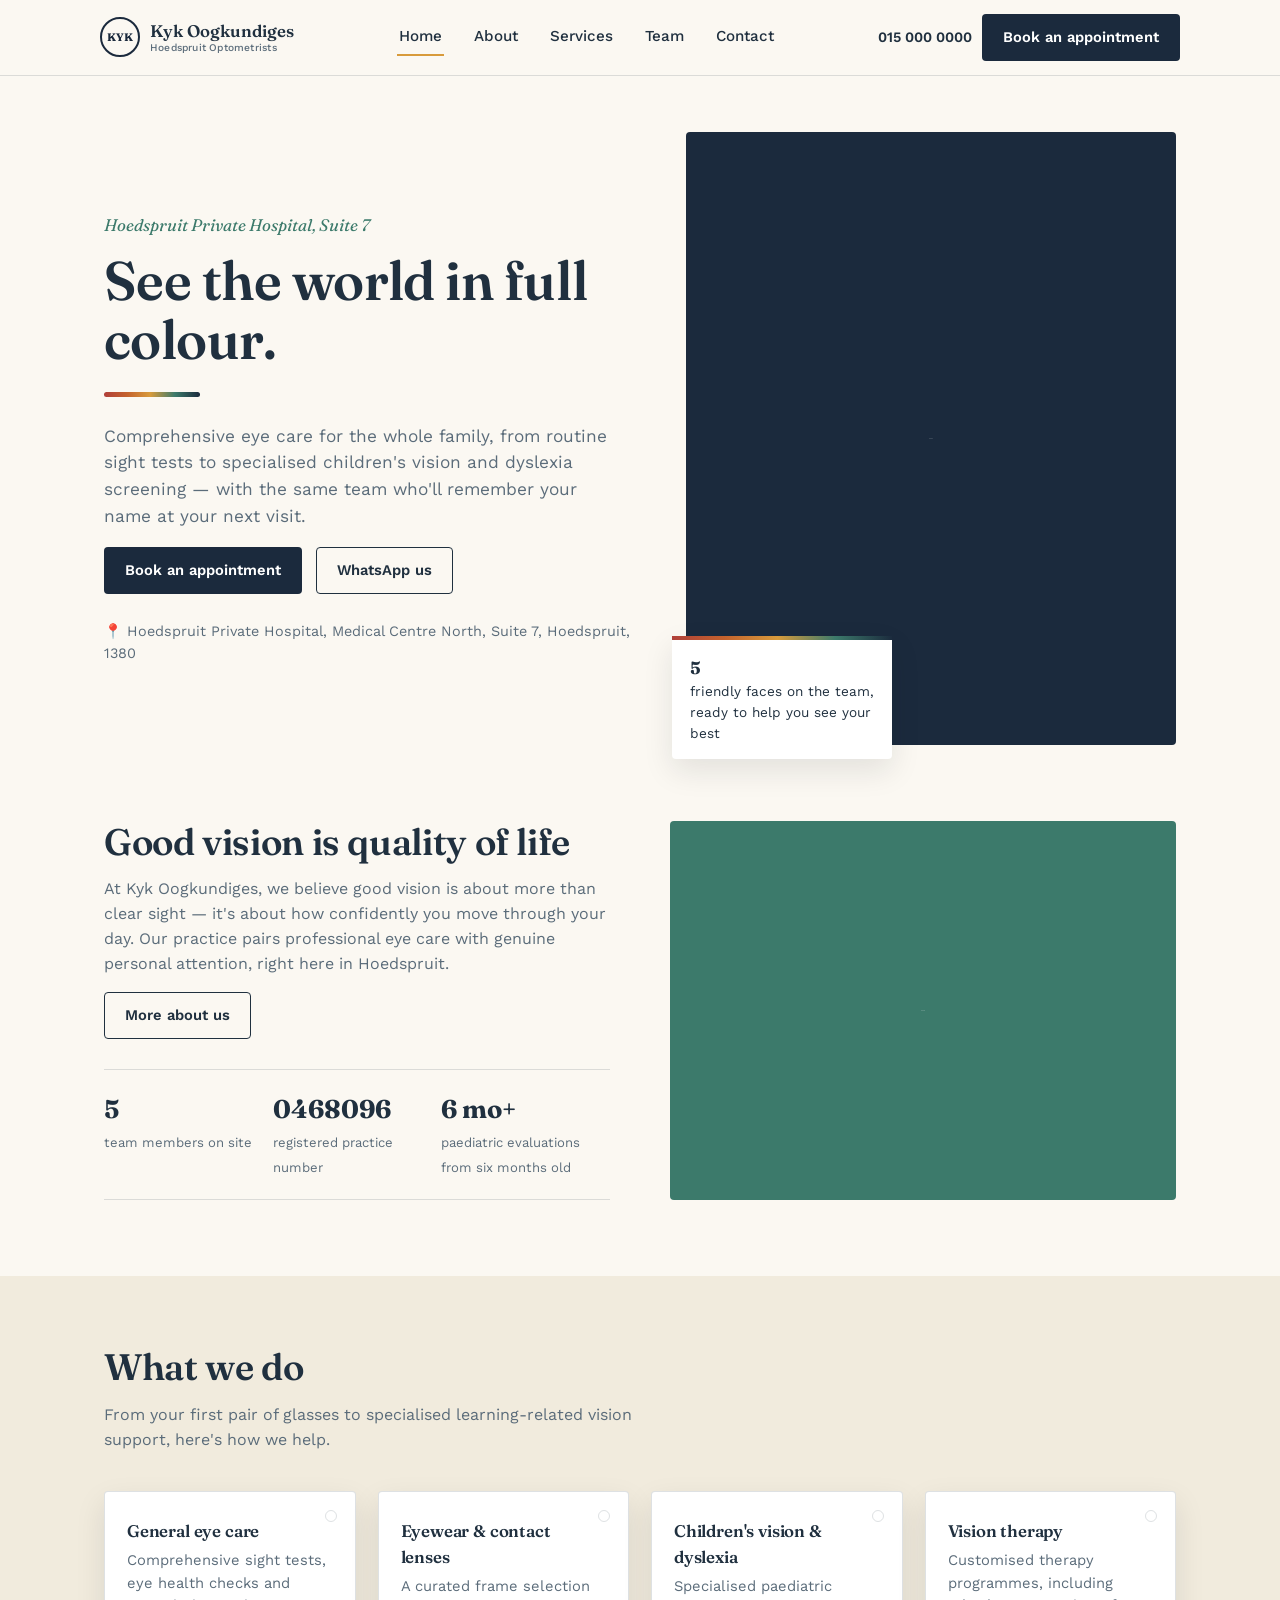
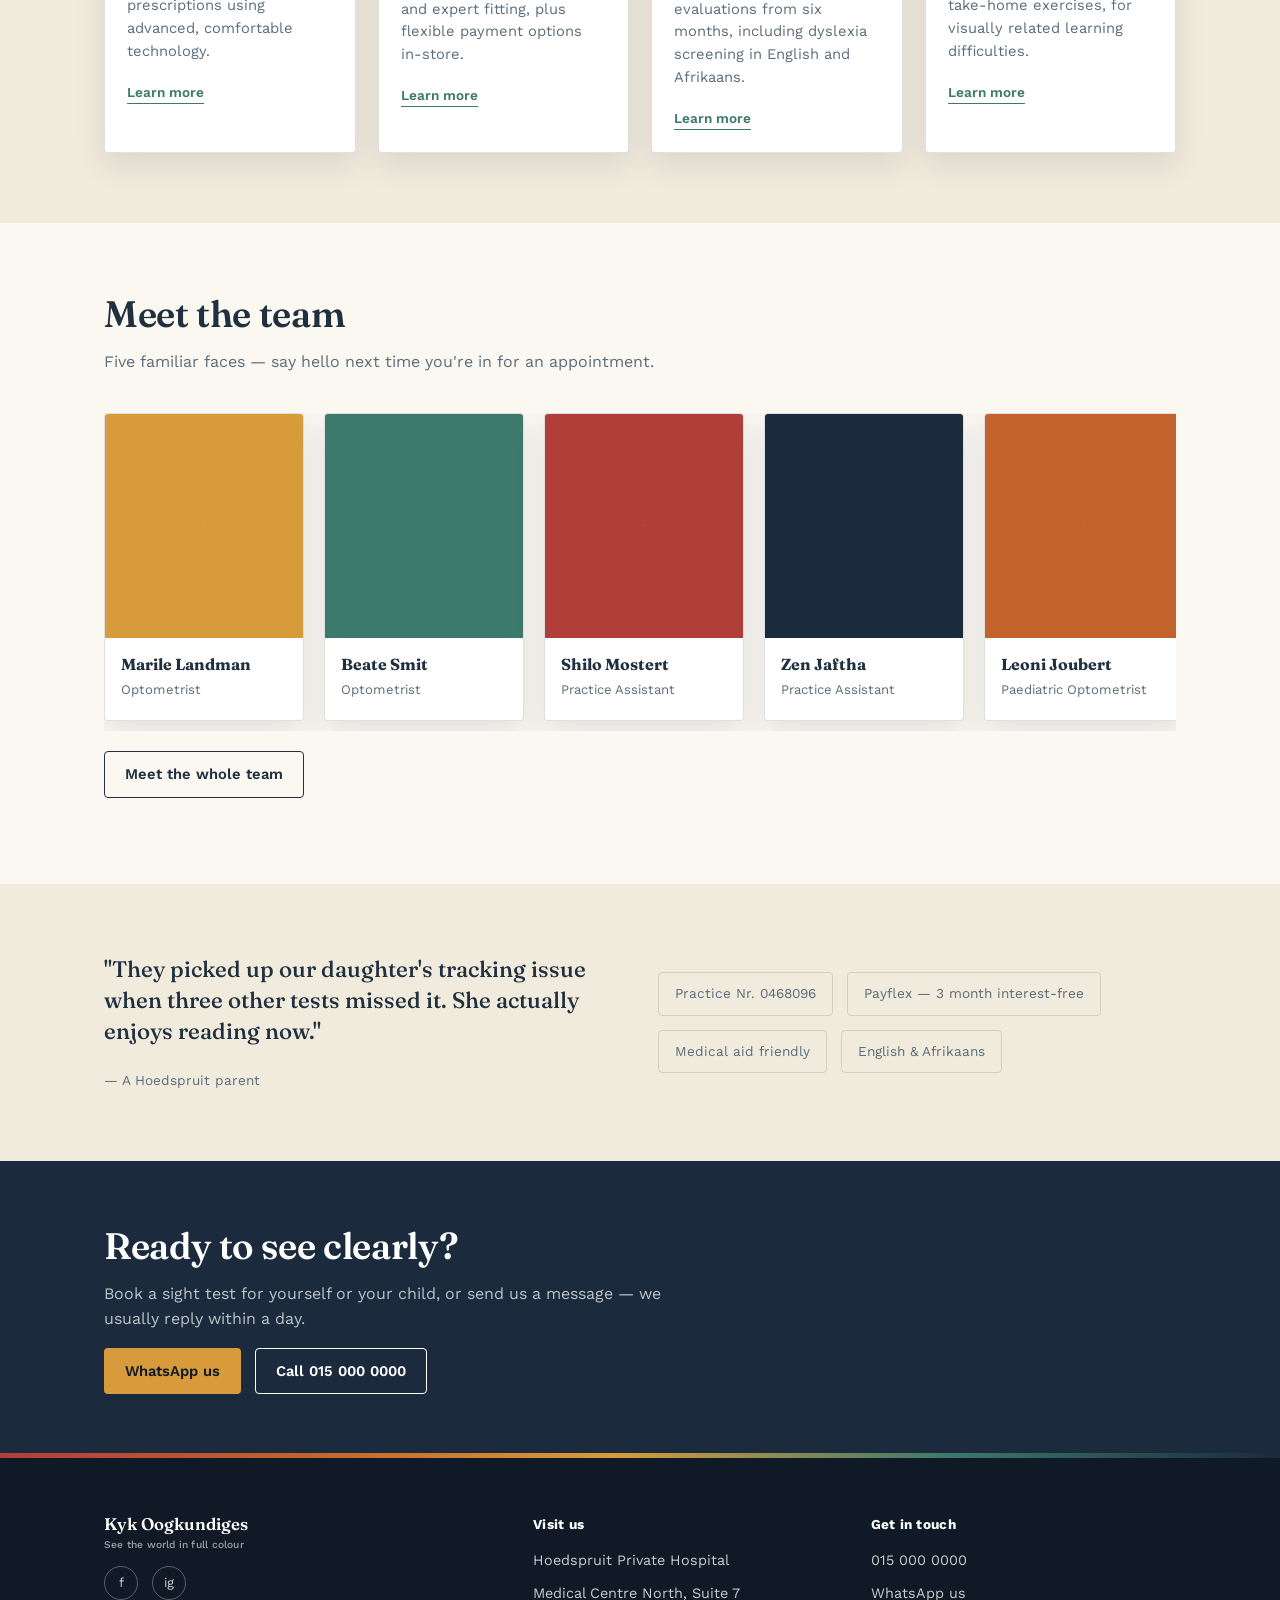
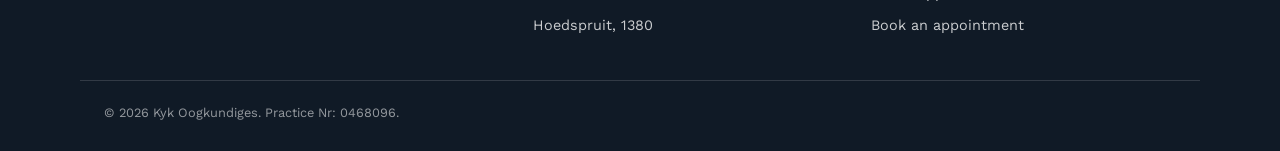
<file: index.html>
<!DOCTYPE html>
<html lang="en">
<head>
<meta charset="UTF-8">
<meta name="viewport" content="width=device-width, initial-scale=1.0">
<title>Kyk Oogkundiges — Optometrists in Hoedspruit</title>
<meta name="description" content="Comprehensive eye care for the whole family in Hoedspruit — routine sight tests, eyewear, contact lenses, and specialised children's vision and dyslexia screening.">
<link rel="icon" href="data:image/svg+xml,<svg xmlns=%22http://www.w3.org/2000/svg%22 viewBox=%220 0 100 100%22><text y=%22.9em%22 font-size=%2290%22>👓</text></svg>">
<link rel="preconnect" href="https://fonts.googleapis.com">
<link rel="preconnect" href="https://fonts.gstatic.com" crossorigin>
<link href="https://fonts.googleapis.com/css2?family=Fraunces:opsz,wght@9..144,400;9..144,500;9..144,600;9..144,700&family=Work+Sans:wght@400;500;600;700&display=swap" rel="stylesheet">
<link rel="stylesheet" href="assets/css/styles.css">
</head>
<body>

<header>
  <div class="nav-row">
    <a class="brand" href="index.html">
      <span class="brand-mark">KYK</span>
      <span class="brand-text">Kyk Oogkundiges<span>Hoedspruit Optometrists</span></span>
    </a>
    <nav class="links">
      <a href="index.html" class="active">Home</a>
      <a href="about.html">About</a>
      <a href="services.html">Services</a>
      <a href="team.html">Team</a>
      <a href="contact.html">Contact</a>
    </nav>
    <div class="header-actions">
      <a class="phone-link" href="tel:+27000000000">015 000 0000</a>
      <a class="btn btn-primary" href="contact.html">Book an appointment</a>
      <button class="menu-toggle" aria-label="Open menu" aria-expanded="false" id="menuToggle">
        <span></span><span></span><span></span>
      </button>
    </div>
  </div>
  <div class="mobile-panel" id="mobilePanel">
    <a class="btn btn-primary" href="contact.html">Book an appointment</a>
    <a href="index.html">Home</a>
    <a href="about.html">About</a>
    <a href="services.html">Services</a>
    <a href="team.html">Team</a>
    <a href="contact.html">Contact</a>
  </div>
</header>

<main>

  <!-- HERO -->
  <section class="hero">
    <div class="wrap hero-grid">
      <div class="hero-copy">
        <div class="kicker">Hoedspruit Private Hospital, Suite 7</div>
        <h1>See the world in full colour.</h1>
        <div class="spectrum-bar" role="presentation"></div>
        <p class="lead">Comprehensive eye care for the whole family, from routine sight tests to specialised children's vision and dyslexia screening — with the same team who'll remember your name at your next visit.</p>
        <div class="hero-cta">
          <a class="btn btn-primary" href="contact.html">Book an appointment</a>
          <a class="btn btn-outline" href="https://wa.me/27000000000" target="_blank" rel="noopener">WhatsApp us</a>
        </div>
        <div class="hero-loc">📍 Hoedspruit Private Hospital, Medical Centre North, Suite 7, Hoedspruit, 1380</div>
      </div>
      <div class="hero-img-wrap">
        <img src="assets/img/hero-practice.svg" alt="Optometrist fitting a patient with new eyewear frames in the practice">
        <div class="hero-img-tag"><strong>5</strong>friendly faces on the team, ready to help you see your best</div>
      </div>
    </div>
  </section>

  <!-- ABOUT TEASER -->
  <section class="about">
    <div class="wrap about-grid">
      <div>
        <h2>Good vision is quality of life</h2>
        <p>At Kyk Oogkundiges, we believe good vision is about more than clear sight — it's about how confidently you move through your day. Our practice pairs professional eye care with genuine personal attention, right here in Hoedspruit.</p>
        <a class="btn btn-outline" href="about.html">More about us</a>
        <div class="stat-row">
          <div class="stat"><b>5</b><span>team members on site</span></div>
          <div class="stat"><b>0468096</b><span>registered practice number</span></div>
          <div class="stat"><b>6 mo+</b><span>paediatric evaluations from six months old</span></div>
        </div>
      </div>
      <div>
        <img src="assets/img/about-storefront.svg" alt="Kyk Oogkundiges practice storefront in Hoedspruit" style="border-radius:4px;aspect-ratio:4/3;object-fit:cover;">
      </div>
    </div>
  </section>

  <!-- SERVICES TEASER -->
  <section class="bg-dim">
    <div class="wrap">
      <div class="section-head">
        <h2>What we do</h2>
        <p>From your first pair of glasses to specialised learning-related vision support, here's how we help.</p>
      </div>
      <div class="service-grid">
        <div class="service-card">
          <h3>General eye care</h3>
          <p>Comprehensive sight tests, eye health checks and prescriptions using advanced, comfortable technology.</p>
          <a class="more" href="services.html#general">Learn more</a>
        </div>
        <div class="service-card">
          <h3>Eyewear & contact lenses</h3>
          <p>A curated frame selection and expert fitting, plus flexible payment options in-store.</p>
          <a class="more" href="services.html#eyewear">Learn more</a>
        </div>
        <div class="service-card">
          <h3>Children's vision & dyslexia</h3>
          <p>Specialised paediatric evaluations from six months, including dyslexia screening in English and Afrikaans.</p>
          <a class="more" href="services.html#children">Learn more</a>
        </div>
        <div class="service-card">
          <h3>Vision therapy</h3>
          <p>Customised therapy programmes, including take-home exercises, for visually related learning difficulties.</p>
          <a class="more" href="services.html#therapy">Learn more</a>
        </div>
      </div>
    </div>
  </section>

  <!-- TEAM TEASER -->
  <section>
    <div class="wrap">
      <div class="section-head">
        <h2>Meet the team</h2>
        <p>Five familiar faces — say hello next time you're in for an appointment.</p>
      </div>
      <div class="team-scroll">
        <div class="team-card">
          <img src="assets/img/team-marile.svg" alt="Marile Landman">
          <div class="team-info"><b>Marile Landman</b><span>Optometrist</span></div>
        </div>
        <div class="team-card">
          <img src="assets/img/team-beate.svg" alt="Beate Smit">
          <div class="team-info"><b>Beate Smit</b><span>Optometrist</span></div>
        </div>
        <div class="team-card">
          <img src="assets/img/team-shilo.svg" alt="Shilo Mostert">
          <div class="team-info"><b>Shilo Mostert</b><span>Practice Assistant</span></div>
        </div>
        <div class="team-card">
          <img src="assets/img/team-zen.svg" alt="Zen Jaftha">
          <div class="team-info"><b>Zen Jaftha</b><span>Practice Assistant</span></div>
        </div>
        <div class="team-card">
          <img src="assets/img/team-leoni.svg" alt="Leoni Joubert">
          <div class="team-info"><b>Leoni Joubert</b><span>Paediatric Optometrist</span></div>
        </div>
      </div>
      <p style="margin-top:20px;"><a class="btn btn-outline" href="team.html">Meet the whole team</a></p>
    </div>
  </section>

  <!-- TRUST -->
  <section class="bg-dim">
    <div class="wrap trust">
      <div>
        <p class="quote">"They picked up our daughter's tracking issue when three other tests missed it. She actually enjoys reading now."</p>
        <div class="quote-attr">— A Hoedspruit parent</div>
      </div>
      <div class="badges">
        <div class="badge">Practice Nr. 0468096</div>
        <div class="badge">Payflex — 3 month interest-free</div>
        <div class="badge">Medical aid friendly</div>
        <div class="badge">English & Afrikaans</div>
      </div>
    </div>
  </section>

  <!-- CTA BAND -->
  <section class="cta-band">
    <div class="wrap">
      <h2>Ready to see clearly?</h2>
      <p>Book a sight test for yourself or your child, or send us a message — we usually reply within a day.</p>
      <div class="hero-cta">
        <a class="btn btn-primary" href="https://wa.me/27000000000" target="_blank" rel="noopener">WhatsApp us</a>
        <a class="btn btn-outline" href="tel:+27000000000">Call 015 000 0000</a>
      </div>
    </div>
  </section>

</main>

<footer>
  <div class="wrap foot-grid">
    <div>
      <span class="brand-text">Kyk Oogkundiges<span>See the world in full colour</span></span>
      <div class="social-row">
        <a href="#" aria-label="Facebook">f</a>
        <a href="#" aria-label="Instagram">ig</a>
      </div>
    </div>
    <div>
      <h4>Visit us</h4>
      <ul class="foot-links">
        <li>Hoedspruit Private Hospital</li>
        <li>Medical Centre North, Suite 7</li>
        <li>Hoedspruit, 1380</li>
      </ul>
    </div>
    <div>
      <h4>Get in touch</h4>
      <ul class="foot-links">
        <li><a href="tel:+27000000000">015 000 0000</a></li>
        <li><a href="https://wa.me/27000000000">WhatsApp us</a></li>
        <li><a href="contact.html">Book an appointment</a></li>
      </ul>
    </div>
  </div>
  <div class="wrap foot-bottom">
    <span>© 2026 Kyk Oogkundiges. Practice Nr: 0468096.</span>
  </div>
</footer>

<script src="assets/js/main.js"></script>
</body>
</html>
</file>
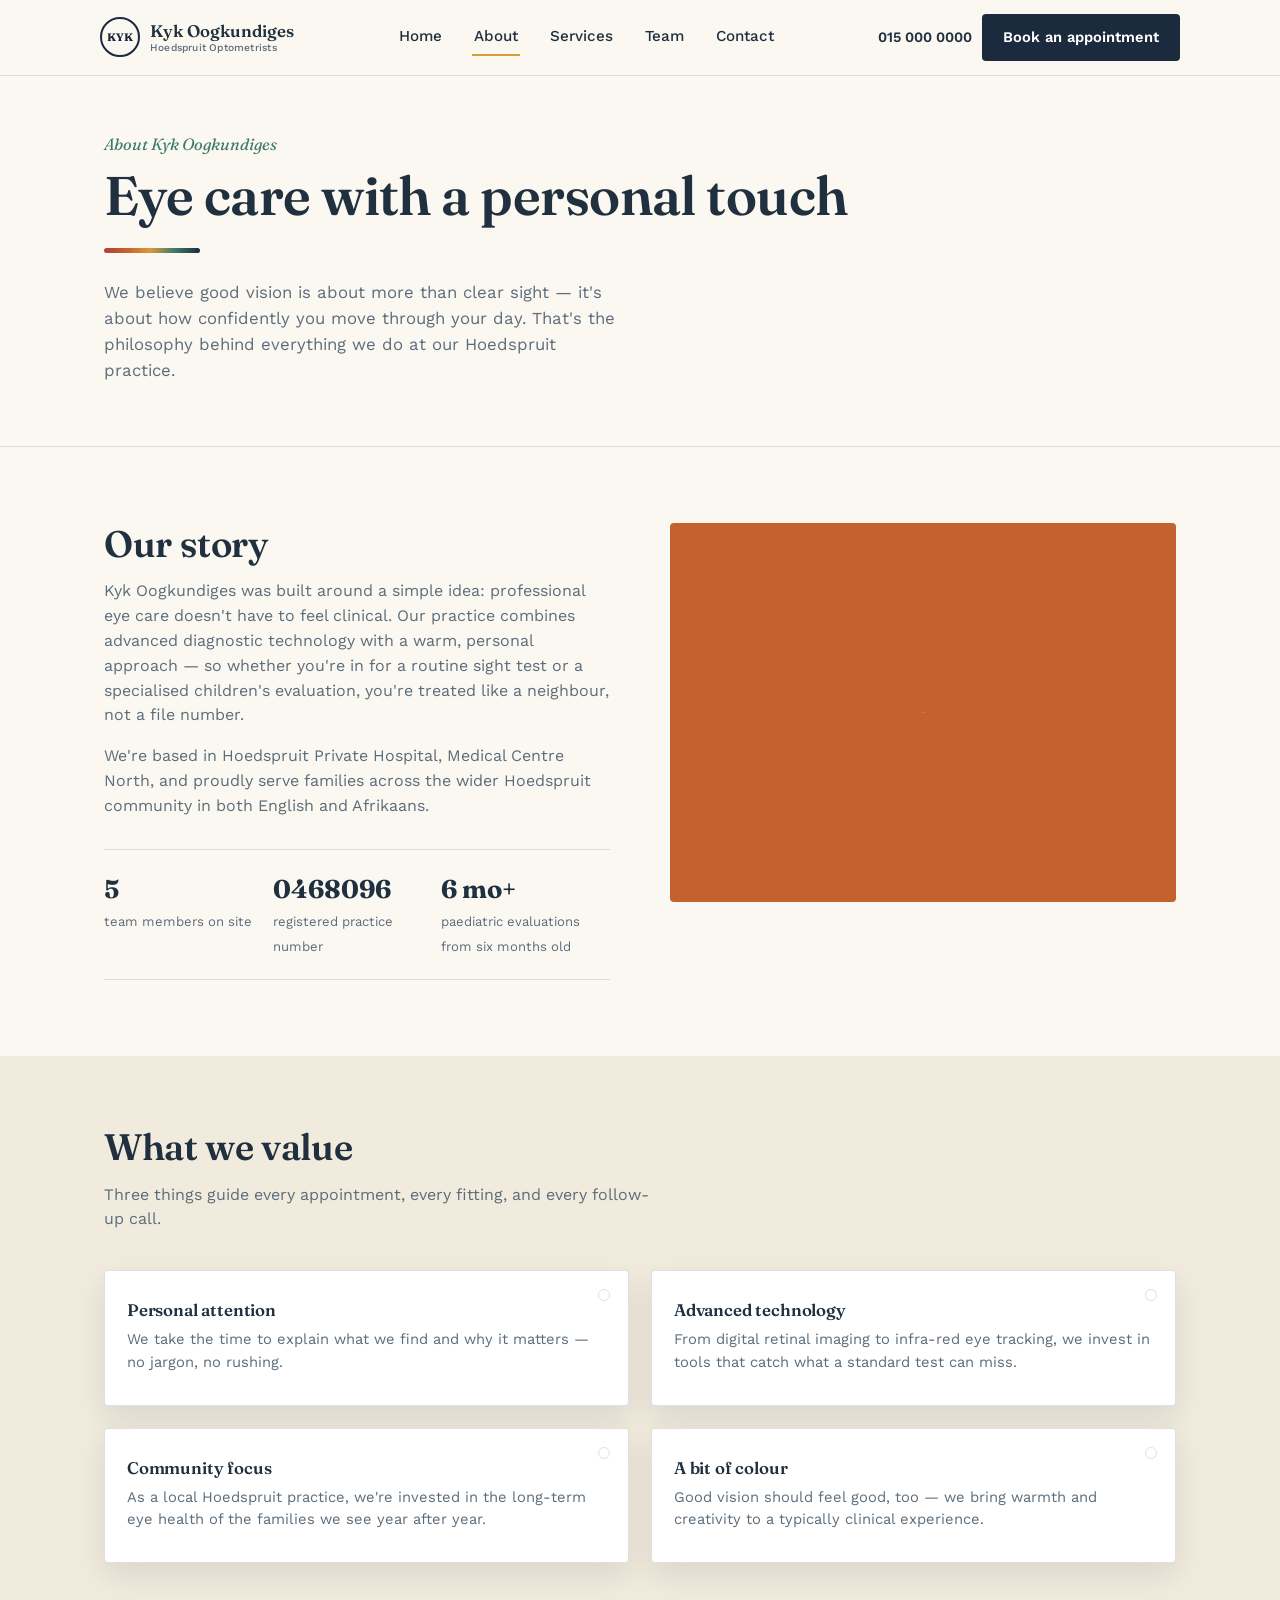
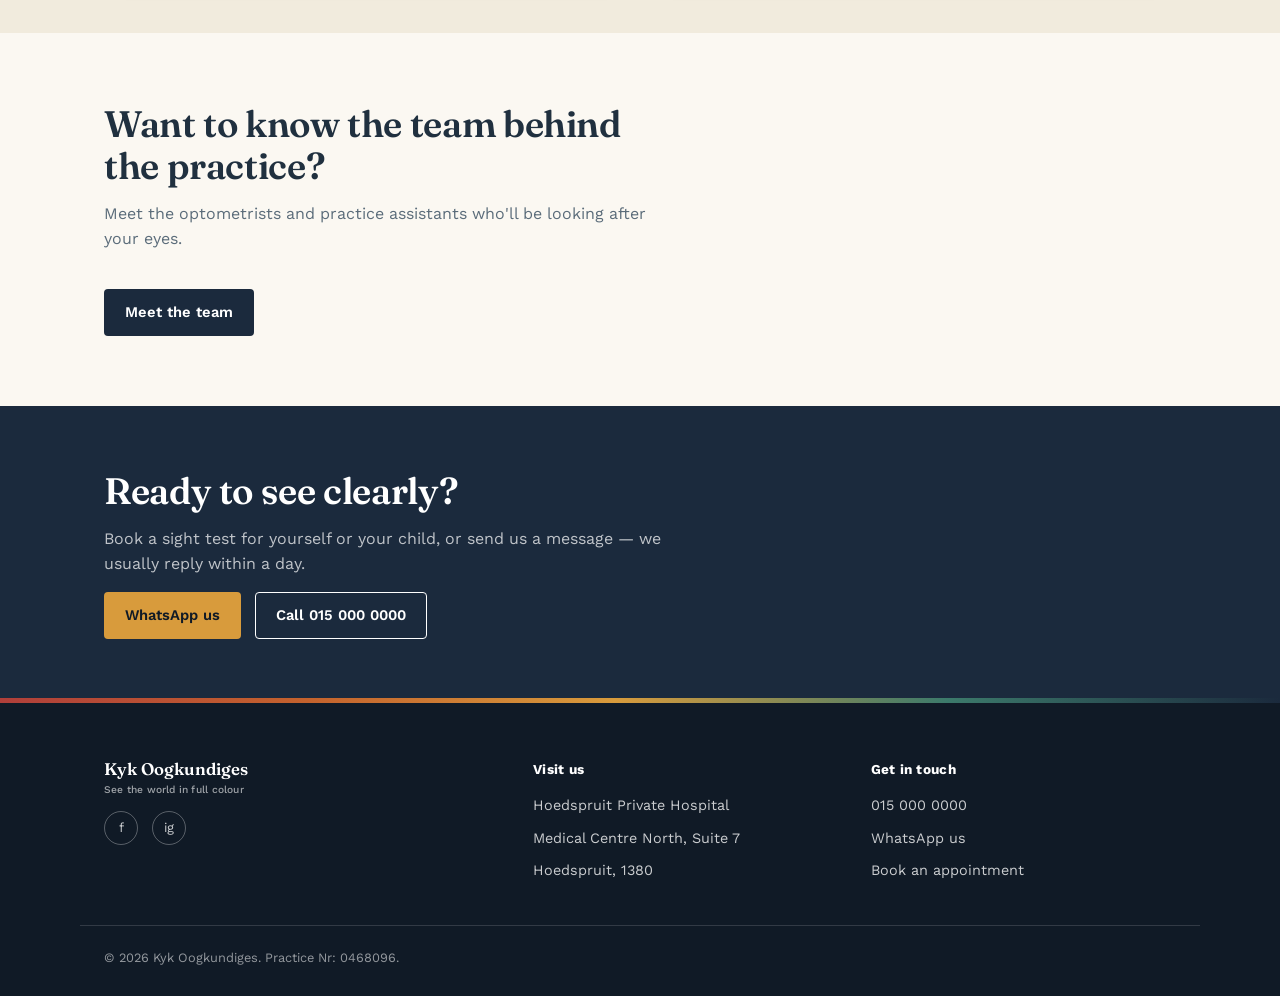
<file: about.html>
<!DOCTYPE html>
<html lang="en">
<head>
<meta charset="UTF-8">
<meta name="viewport" content="width=device-width, initial-scale=1.0">
<title>About Us — Kyk Oogkundiges</title>
<meta name="description" content="Meet Kyk Oogkundiges, an optometry practice in Hoedspruit combining professional eye care with genuine personal attention.">
<link rel="icon" href="data:image/svg+xml,<svg xmlns=%22http://www.w3.org/2000/svg%22 viewBox=%220 0 100 100%22><text y=%22.9em%22 font-size=%2290%22>👓</text></svg>">
<link rel="preconnect" href="https://fonts.googleapis.com">
<link rel="preconnect" href="https://fonts.gstatic.com" crossorigin>
<link href="https://fonts.googleapis.com/css2?family=Fraunces:opsz,wght@9..144,400;9..144,500;9..144,600;9..144,700&family=Work+Sans:wght@400;500;600;700&display=swap" rel="stylesheet">
<link rel="stylesheet" href="assets/css/styles.css">
</head>
<body>

<header>
  <div class="nav-row">
    <a class="brand" href="index.html">
      <span class="brand-mark">KYK</span>
      <span class="brand-text">Kyk Oogkundiges<span>Hoedspruit Optometrists</span></span>
    </a>
    <nav class="links">
      <a href="index.html">Home</a>
      <a href="about.html" class="active">About</a>
      <a href="services.html">Services</a>
      <a href="team.html">Team</a>
      <a href="contact.html">Contact</a>
    </nav>
    <div class="header-actions">
      <a class="phone-link" href="tel:+27000000000">015 000 0000</a>
      <a class="btn btn-primary" href="contact.html">Book an appointment</a>
      <button class="menu-toggle" aria-label="Open menu" aria-expanded="false" id="menuToggle">
        <span></span><span></span><span></span>
      </button>
    </div>
  </div>
  <div class="mobile-panel" id="mobilePanel">
    <a class="btn btn-primary" href="contact.html">Book an appointment</a>
    <a href="index.html">Home</a>
    <a href="about.html">About</a>
    <a href="services.html">Services</a>
    <a href="team.html">Team</a>
    <a href="contact.html">Contact</a>
  </div>
</header>

<main>

  <section class="page-hero">
    <div class="wrap">
      <div class="kicker">About Kyk Oogkundiges</div>
      <h1>Eye care with a personal touch</h1>
      <div class="spectrum-bar" role="presentation"></div>
      <p>We believe good vision is about more than clear sight — it's about how confidently you move through your day. That's the philosophy behind everything we do at our Hoedspruit practice.</p>
    </div>
  </section>

  <section class="about">
    <div class="wrap about-grid">
      <div>
        <h2>Our story</h2>
        <p>Kyk Oogkundiges was built around a simple idea: professional eye care doesn't have to feel clinical. Our practice combines advanced diagnostic technology with a warm, personal approach — so whether you're in for a routine sight test or a specialised children's evaluation, you're treated like a neighbour, not a file number.</p>
        <p>We're based in Hoedspruit Private Hospital, Medical Centre North, and proudly serve families across the wider Hoedspruit community in both English and Afrikaans.</p>
        <div class="stat-row">
          <div class="stat"><b>5</b><span>team members on site</span></div>
          <div class="stat"><b>0468096</b><span>registered practice number</span></div>
          <div class="stat"><b>6 mo+</b><span>paediatric evaluations from six months old</span></div>
        </div>
      </div>
      <div>
        <img src="assets/img/about-team.svg" alt="The Kyk Oogkundiges team outside the practice" style="border-radius:4px;aspect-ratio:4/3;object-fit:cover;">
      </div>
    </div>
  </section>

  <section class="bg-dim">
    <div class="wrap">
      <div class="section-head">
        <h2>What we value</h2>
        <p>Three things guide every appointment, every fitting, and every follow-up call.</p>
      </div>
      <div class="service-grid wide">
        <div class="service-card">
          <h3>Personal attention</h3>
          <p>We take the time to explain what we find and why it matters — no jargon, no rushing.</p>
        </div>
        <div class="service-card">
          <h3>Advanced technology</h3>
          <p>From digital retinal imaging to infra-red eye tracking, we invest in tools that catch what a standard test can miss.</p>
        </div>
        <div class="service-card">
          <h3>Community focus</h3>
          <p>As a local Hoedspruit practice, we're invested in the long-term eye health of the families we see year after year.</p>
        </div>
        <div class="service-card">
          <h3>A bit of colour</h3>
          <p>Good vision should feel good, too — we bring warmth and creativity to a typically clinical experience.</p>
        </div>
      </div>
    </div>
  </section>

  <section>
    <div class="wrap" style="text-align:left;">
      <div class="section-head">
        <h2>Want to know the team behind the practice?</h2>
        <p>Meet the optometrists and practice assistants who'll be looking after your eyes.</p>
      </div>
      <a class="btn btn-primary" href="team.html">Meet the team</a>
    </div>
  </section>

  <section class="cta-band">
    <div class="wrap">
      <h2>Ready to see clearly?</h2>
      <p>Book a sight test for yourself or your child, or send us a message — we usually reply within a day.</p>
      <div class="hero-cta">
        <a class="btn btn-primary" href="https://wa.me/27000000000" target="_blank" rel="noopener">WhatsApp us</a>
        <a class="btn btn-outline" href="tel:+27000000000">Call 015 000 0000</a>
      </div>
    </div>
  </section>

</main>

<footer>
  <div class="wrap foot-grid">
    <div>
      <span class="brand-text">Kyk Oogkundiges<span>See the world in full colour</span></span>
      <div class="social-row">
        <a href="#" aria-label="Facebook">f</a>
        <a href="#" aria-label="Instagram">ig</a>
      </div>
    </div>
    <div>
      <h4>Visit us</h4>
      <ul class="foot-links">
        <li>Hoedspruit Private Hospital</li>
        <li>Medical Centre North, Suite 7</li>
        <li>Hoedspruit, 1380</li>
      </ul>
    </div>
    <div>
      <h4>Get in touch</h4>
      <ul class="foot-links">
        <li><a href="tel:+27000000000">015 000 0000</a></li>
        <li><a href="https://wa.me/27000000000">WhatsApp us</a></li>
        <li><a href="contact.html">Book an appointment</a></li>
      </ul>
    </div>
  </div>
  <div class="wrap foot-bottom">
    <span>© 2026 Kyk Oogkundiges. Practice Nr: 0468096.</span>
  </div>
</footer>

<script src="assets/js/main.js"></script>
</body>
</html>
</file>
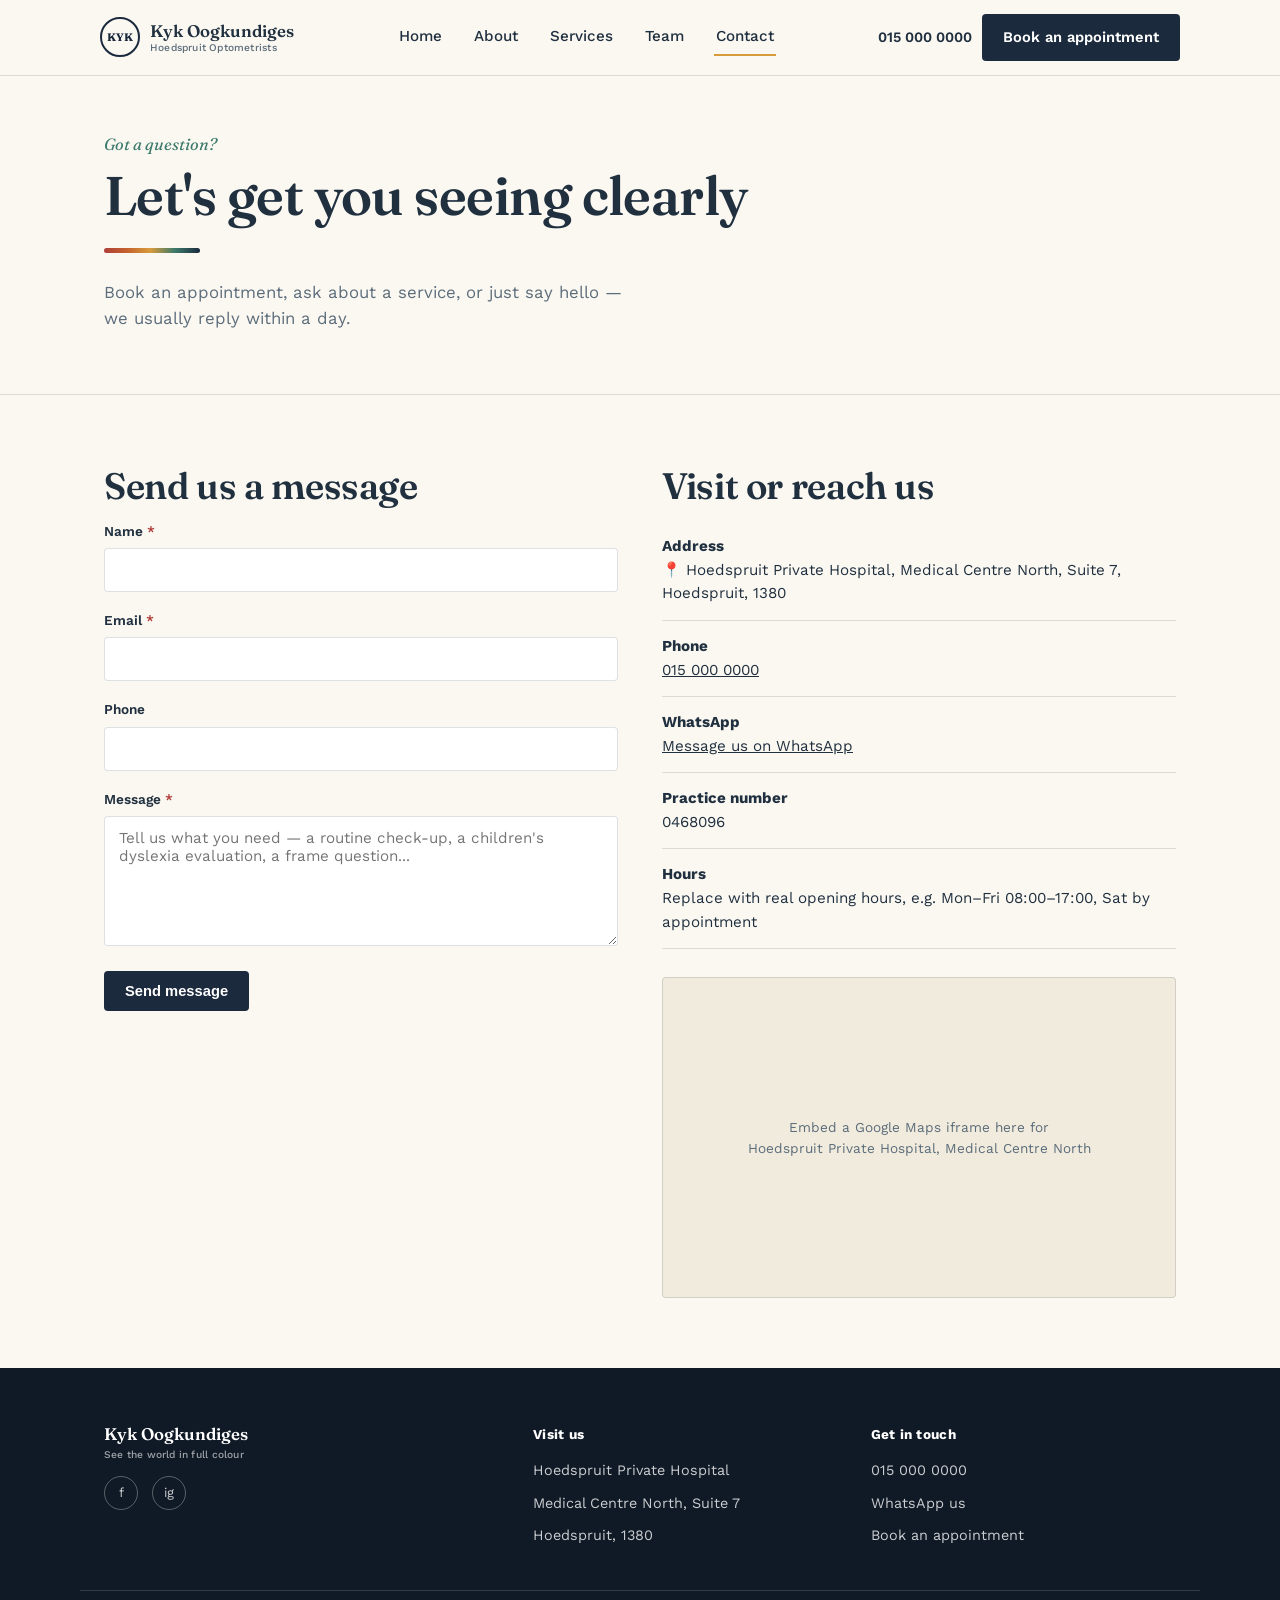
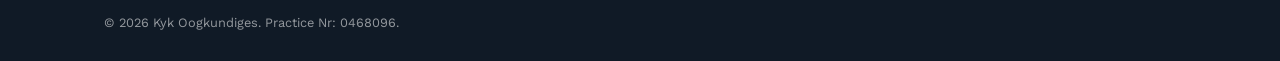
<file: contact.html>
<!DOCTYPE html>
<html lang="en">
<head>
<meta charset="UTF-8">
<meta name="viewport" content="width=device-width, initial-scale=1.0">
<title>Contact Us — Kyk Oogkundiges</title>
<meta name="description" content="Get in touch with Kyk Oogkundiges in Hoedspruit — book an appointment, WhatsApp us, or send a message.">
<link rel="icon" href="data:image/svg+xml,<svg xmlns=%22http://www.w3.org/2000/svg%22 viewBox=%220 0 100 100%22><text y=%22.9em%22 font-size=%2290%22>👓</text></svg>">
<link rel="preconnect" href="https://fonts.googleapis.com">
<link rel="preconnect" href="https://fonts.gstatic.com" crossorigin>
<link href="https://fonts.googleapis.com/css2?family=Fraunces:opsz,wght@9..144,400;9..144,500;9..144,600;9..144,700&family=Work+Sans:wght@400;500;600;700&display=swap" rel="stylesheet">
<link rel="stylesheet" href="assets/css/styles.css">
</head>
<body>

<header>
  <div class="nav-row">
    <a class="brand" href="index.html">
      <span class="brand-mark">KYK</span>
      <span class="brand-text">Kyk Oogkundiges<span>Hoedspruit Optometrists</span></span>
    </a>
    <nav class="links">
      <a href="index.html">Home</a>
      <a href="about.html">About</a>
      <a href="services.html">Services</a>
      <a href="team.html">Team</a>
      <a href="contact.html" class="active">Contact</a>
    </nav>
    <div class="header-actions">
      <a class="phone-link" href="tel:+27000000000">015 000 0000</a>
      <a class="btn btn-primary" href="contact.html">Book an appointment</a>
      <button class="menu-toggle" aria-label="Open menu" aria-expanded="false" id="menuToggle">
        <span></span><span></span><span></span>
      </button>
    </div>
  </div>
  <div class="mobile-panel" id="mobilePanel">
    <a class="btn btn-primary" href="contact.html">Book an appointment</a>
    <a href="index.html">Home</a>
    <a href="about.html">About</a>
    <a href="services.html">Services</a>
    <a href="team.html">Team</a>
    <a href="contact.html">Contact</a>
  </div>
</header>

<main>

  <section class="page-hero">
    <div class="wrap">
      <div class="kicker">Got a question?</div>
      <h1>Let's get you seeing clearly</h1>
      <div class="spectrum-bar" role="presentation"></div>
      <p>Book an appointment, ask about a service, or just say hello — we usually reply within a day.</p>
    </div>
  </section>

  <section>
    <div class="wrap contact-grid">

      <div>
        <h2>Send us a message</h2>
        <!--
          Replace the form action below with your own form handler
          (e.g. Formspree, Netlify Forms, or a custom API route on Vercel).
        -->
        <form id="contactForm" action="#" method="POST">
          <div class="form-field">
            <label for="name">Name <span class="req">*</span></label>
            <input type="text" id="name" name="name" required>
          </div>
          <div class="form-field">
            <label for="email">Email <span class="req">*</span></label>
            <input type="email" id="email" name="email" required>
          </div>
          <div class="form-field">
            <label for="phone">Phone</label>
            <input type="tel" id="phone" name="phone">
          </div>
          <div class="form-field">
            <label for="message">Message <span class="req">*</span></label>
            <textarea id="message" name="message" required placeholder="Tell us what you need — a routine check-up, a children's dyslexia evaluation, a frame question..."></textarea>
          </div>
          <button type="submit" class="btn btn-primary">Send message</button>
        </form>
      </div>

      <div>
        <h2>Visit or reach us</h2>
        <ul class="info-list">
          <li>
            <div>
              <b>Address</b>
              📍 Hoedspruit Private Hospital, Medical Centre North, Suite 7, Hoedspruit, 1380
            </div>
          </li>
          <li>
            <div>
              <b>Phone</b>
              <a href="tel:+27000000000">015 000 0000</a>
            </div>
          </li>
          <li>
            <div>
              <b>WhatsApp</b>
              <a href="https://wa.me/27000000000" target="_blank" rel="noopener">Message us on WhatsApp</a>
            </div>
          </li>
          <li>
            <div>
              <b>Practice number</b>
              0468096
            </div>
          </li>
          <li>
            <div>
              <b>Hours</b>
              Replace with real opening hours, e.g. Mon–Fri 08:00–17:00, Sat by appointment
            </div>
          </li>
        </ul>

        <div class="map-frame">
          Embed a Google Maps iframe here for<br>Hoedspruit Private Hospital, Medical Centre North
        </div>
      </div>

    </div>
  </section>

</main>

<footer>
  <div class="wrap foot-grid">
    <div>
      <span class="brand-text">Kyk Oogkundiges<span>See the world in full colour</span></span>
      <div class="social-row">
        <a href="#" aria-label="Facebook">f</a>
        <a href="#" aria-label="Instagram">ig</a>
      </div>
    </div>
    <div>
      <h4>Visit us</h4>
      <ul class="foot-links">
        <li>Hoedspruit Private Hospital</li>
        <li>Medical Centre North, Suite 7</li>
        <li>Hoedspruit, 1380</li>
      </ul>
    </div>
    <div>
      <h4>Get in touch</h4>
      <ul class="foot-links">
        <li><a href="tel:+27000000000">015 000 0000</a></li>
        <li><a href="https://wa.me/27000000000">WhatsApp us</a></li>
        <li><a href="contact.html">Book an appointment</a></li>
      </ul>
    </div>
  </div>
  <div class="wrap foot-bottom">
    <span>© 2026 Kyk Oogkundiges. Practice Nr: 0468096.</span>
  </div>
</footer>

<script src="assets/js/main.js"></script>
</body>
</html>
</file>
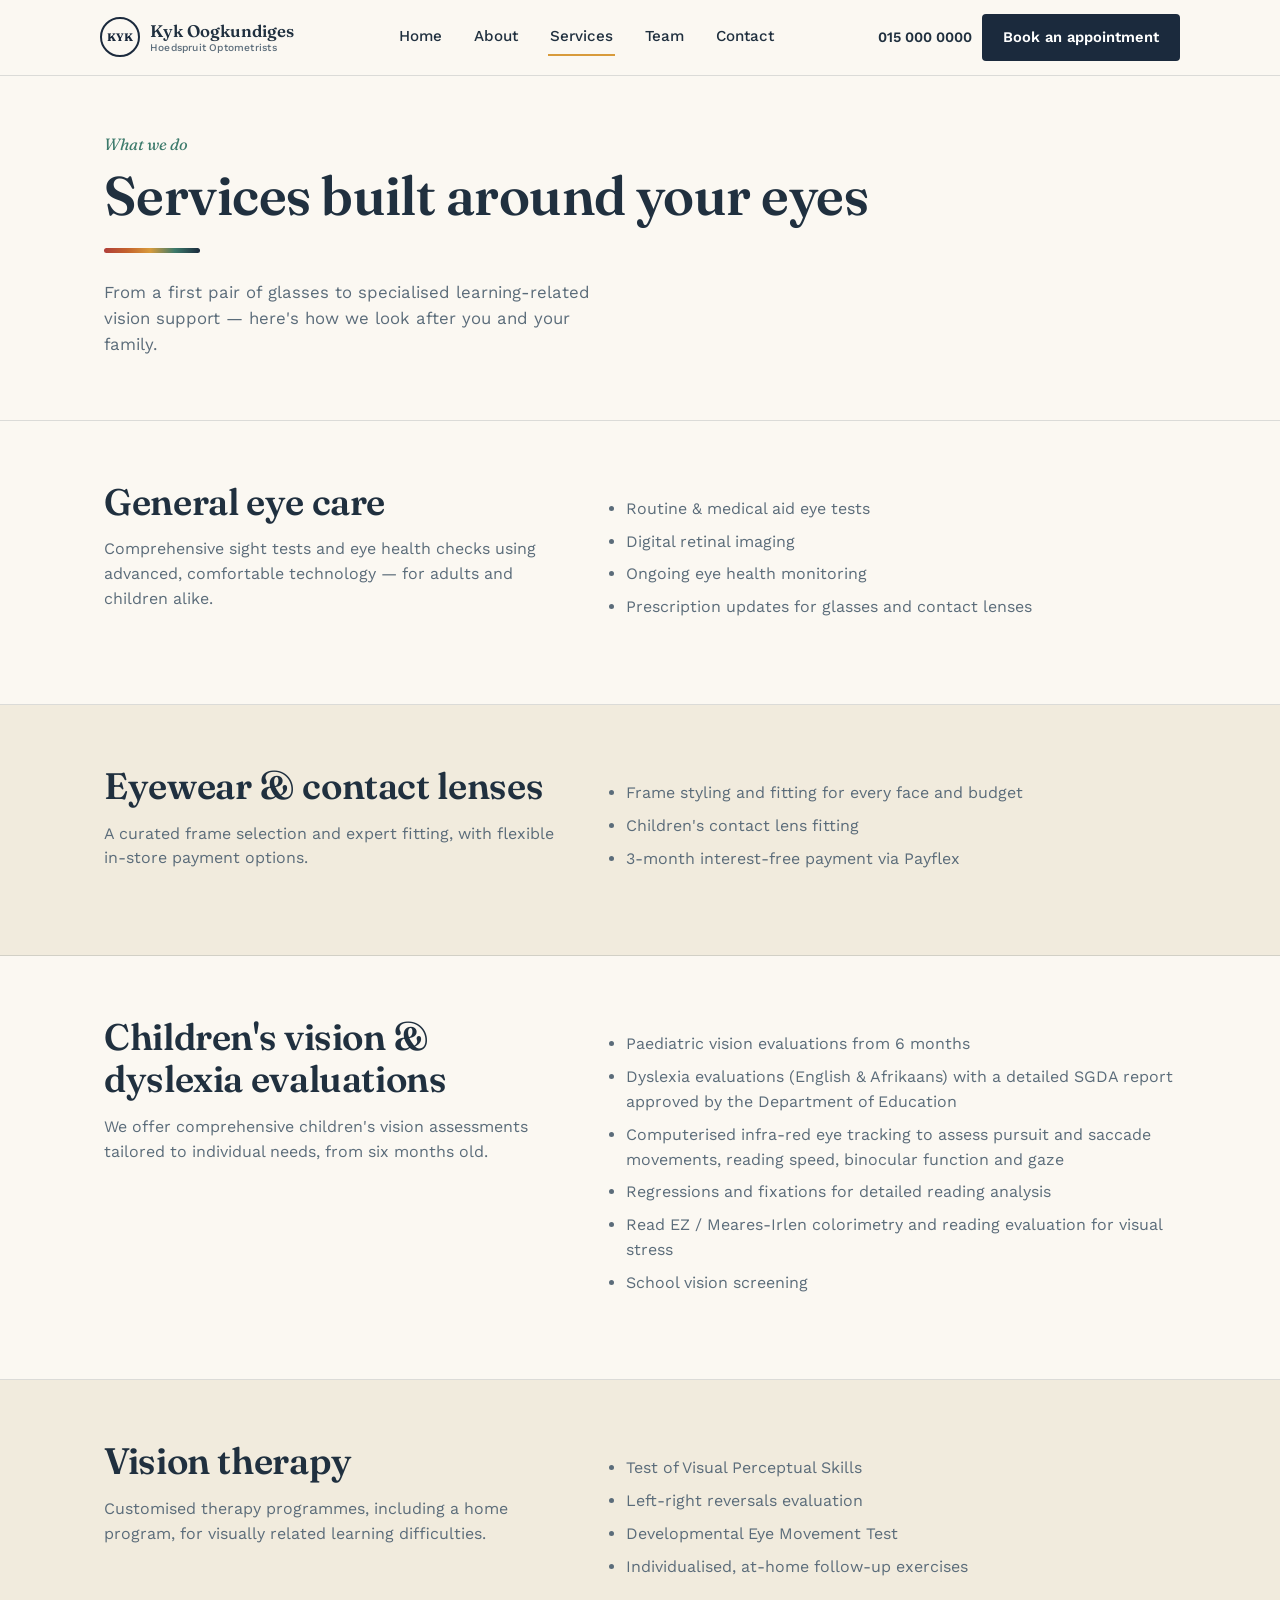
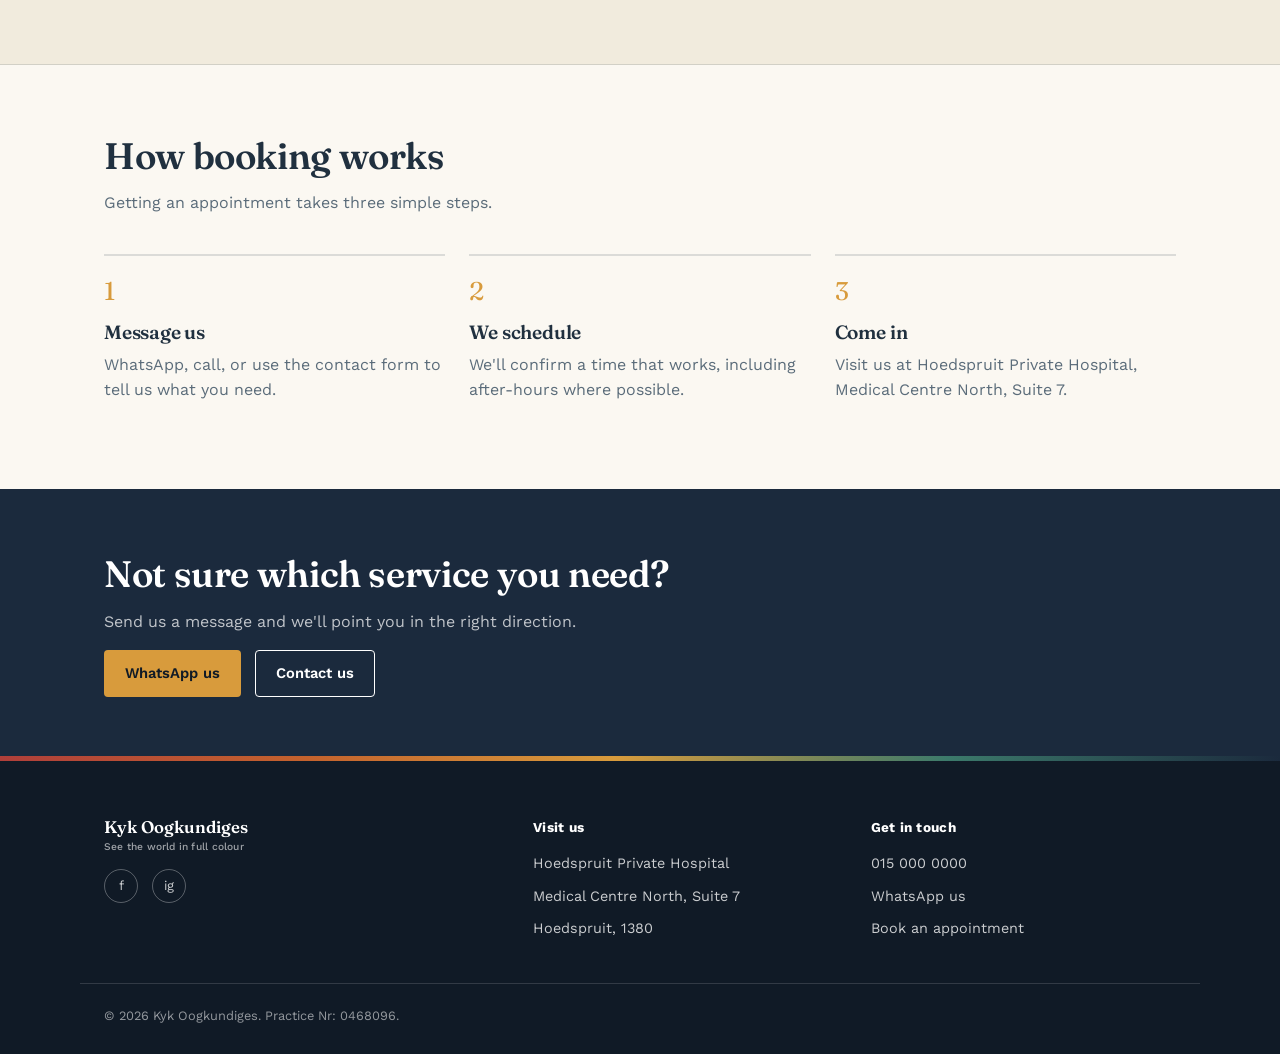
<file: services.html>
<!DOCTYPE html>
<html lang="en">
<head>
<meta charset="UTF-8">
<meta name="viewport" content="width=device-width, initial-scale=1.0">
<title>Services — Kyk Oogkundiges</title>
<meta name="description" content="General eye care, eyewear, children's vision and dyslexia screening, and vision therapy at Kyk Oogkundiges in Hoedspruit.">
<link rel="icon" href="data:image/svg+xml,<svg xmlns=%22http://www.w3.org/2000/svg%22 viewBox=%220 0 100 100%22><text y=%22.9em%22 font-size=%2290%22>👓</text></svg>">
<link rel="preconnect" href="https://fonts.googleapis.com">
<link rel="preconnect" href="https://fonts.gstatic.com" crossorigin>
<link href="https://fonts.googleapis.com/css2?family=Fraunces:opsz,wght@9..144,400;9..144,500;9..144,600;9..144,700&family=Work+Sans:wght@400;500;600;700&display=swap" rel="stylesheet">
<link rel="stylesheet" href="assets/css/styles.css">
<style>
  .service-detail{padding:60px 0;border-bottom:1px solid var(--line);}
  .service-detail:last-of-type{border-bottom:none;}
  .service-detail-grid{display:grid;gap:36px;grid-template-columns:1fr;}
  @media (min-width:860px){.service-detail-grid{grid-template-columns:.9fr 1.1fr;}}
  .service-detail ul{padding-left:20px;color:var(--ink-soft);}
  .service-detail li{margin-bottom:8px;}
</style>
</head>
<body>

<header>
  <div class="nav-row">
    <a class="brand" href="index.html">
      <span class="brand-mark">KYK</span>
      <span class="brand-text">Kyk Oogkundiges<span>Hoedspruit Optometrists</span></span>
    </a>
    <nav class="links">
      <a href="index.html">Home</a>
      <a href="about.html">About</a>
      <a href="services.html" class="active">Services</a>
      <a href="team.html">Team</a>
      <a href="contact.html">Contact</a>
    </nav>
    <div class="header-actions">
      <a class="phone-link" href="tel:+27000000000">015 000 0000</a>
      <a class="btn btn-primary" href="contact.html">Book an appointment</a>
      <button class="menu-toggle" aria-label="Open menu" aria-expanded="false" id="menuToggle">
        <span></span><span></span><span></span>
      </button>
    </div>
  </div>
  <div class="mobile-panel" id="mobilePanel">
    <a class="btn btn-primary" href="contact.html">Book an appointment</a>
    <a href="index.html">Home</a>
    <a href="about.html">About</a>
    <a href="services.html">Services</a>
    <a href="team.html">Team</a>
    <a href="contact.html">Contact</a>
  </div>
</header>

<main>

  <section class="page-hero">
    <div class="wrap">
      <div class="kicker">What we do</div>
      <h1>Services built around your eyes</h1>
      <div class="spectrum-bar" role="presentation"></div>
      <p>From a first pair of glasses to specialised learning-related vision support — here's how we look after you and your family.</p>
    </div>
  </section>

  <section class="service-detail" id="general">
    <div class="wrap service-detail-grid">
      <div>
        <h2>General eye care</h2>
        <p>Comprehensive sight tests and eye health checks using advanced, comfortable technology — for adults and children alike.</p>
      </div>
      <ul>
        <li>Routine & medical aid eye tests</li>
        <li>Digital retinal imaging</li>
        <li>Ongoing eye health monitoring</li>
        <li>Prescription updates for glasses and contact lenses</li>
      </ul>
    </div>
  </section>

  <section class="service-detail bg-dim" id="eyewear">
    <div class="wrap service-detail-grid">
      <div>
        <h2>Eyewear & contact lenses</h2>
        <p>A curated frame selection and expert fitting, with flexible in-store payment options.</p>
      </div>
      <ul>
        <li>Frame styling and fitting for every face and budget</li>
        <li>Children's contact lens fitting</li>
        <li>3-month interest-free payment via Payflex</li>
      </ul>
    </div>
  </section>

  <section class="service-detail" id="children">
    <div class="wrap service-detail-grid">
      <div>
        <h2>Children's vision & dyslexia evaluations</h2>
        <p>We offer comprehensive children's vision assessments tailored to individual needs, from six months old.</p>
      </div>
      <ul>
        <li>Paediatric vision evaluations from 6 months</li>
        <li>Dyslexia evaluations (English & Afrikaans) with a detailed SGDA report approved by the Department of Education</li>
        <li>Computerised infra-red eye tracking to assess pursuit and saccade movements, reading speed, binocular function and gaze</li>
        <li>Regressions and fixations for detailed reading analysis</li>
        <li>Read EZ / Meares-Irlen colorimetry and reading evaluation for visual stress</li>
        <li>School vision screening</li>
      </ul>
    </div>
  </section>

  <section class="service-detail bg-dim" id="therapy">
    <div class="wrap service-detail-grid">
      <div>
        <h2>Vision therapy</h2>
        <p>Customised therapy programmes, including a home program, for visually related learning difficulties.</p>
      </div>
      <ul>
        <li>Test of Visual Perceptual Skills</li>
        <li>Left-right reversals evaluation</li>
        <li>Developmental Eye Movement Test</li>
        <li>Individualised, at-home follow-up exercises</li>
      </ul>
    </div>
  </section>

  <section>
    <div class="wrap">
      <div class="section-head">
        <h2>How booking works</h2>
        <p>Getting an appointment takes three simple steps.</p>
      </div>
      <div class="steps">
        <div class="step"><span class="num">1</span><h3>Message us</h3><p>WhatsApp, call, or use the contact form to tell us what you need.</p></div>
        <div class="step"><span class="num">2</span><h3>We schedule</h3><p>We'll confirm a time that works, including after-hours where possible.</p></div>
        <div class="step"><span class="num">3</span><h3>Come in</h3><p>Visit us at Hoedspruit Private Hospital, Medical Centre North, Suite 7.</p></div>
      </div>
    </div>
  </section>

  <section class="cta-band">
    <div class="wrap">
      <h2>Not sure which service you need?</h2>
      <p>Send us a message and we'll point you in the right direction.</p>
      <div class="hero-cta">
        <a class="btn btn-primary" href="https://wa.me/27000000000" target="_blank" rel="noopener">WhatsApp us</a>
        <a class="btn btn-outline" href="contact.html">Contact us</a>
      </div>
    </div>
  </section>

</main>

<footer>
  <div class="wrap foot-grid">
    <div>
      <span class="brand-text">Kyk Oogkundiges<span>See the world in full colour</span></span>
      <div class="social-row">
        <a href="#" aria-label="Facebook">f</a>
        <a href="#" aria-label="Instagram">ig</a>
      </div>
    </div>
    <div>
      <h4>Visit us</h4>
      <ul class="foot-links">
        <li>Hoedspruit Private Hospital</li>
        <li>Medical Centre North, Suite 7</li>
        <li>Hoedspruit, 1380</li>
      </ul>
    </div>
    <div>
      <h4>Get in touch</h4>
      <ul class="foot-links">
        <li><a href="tel:+27000000000">015 000 0000</a></li>
        <li><a href="https://wa.me/27000000000">WhatsApp us</a></li>
        <li><a href="contact.html">Book an appointment</a></li>
      </ul>
    </div>
  </div>
  <div class="wrap foot-bottom">
    <span>© 2026 Kyk Oogkundiges. Practice Nr: 0468096.</span>
  </div>
</footer>

<script src="assets/js/main.js"></script>
</body>
</html>
</file>
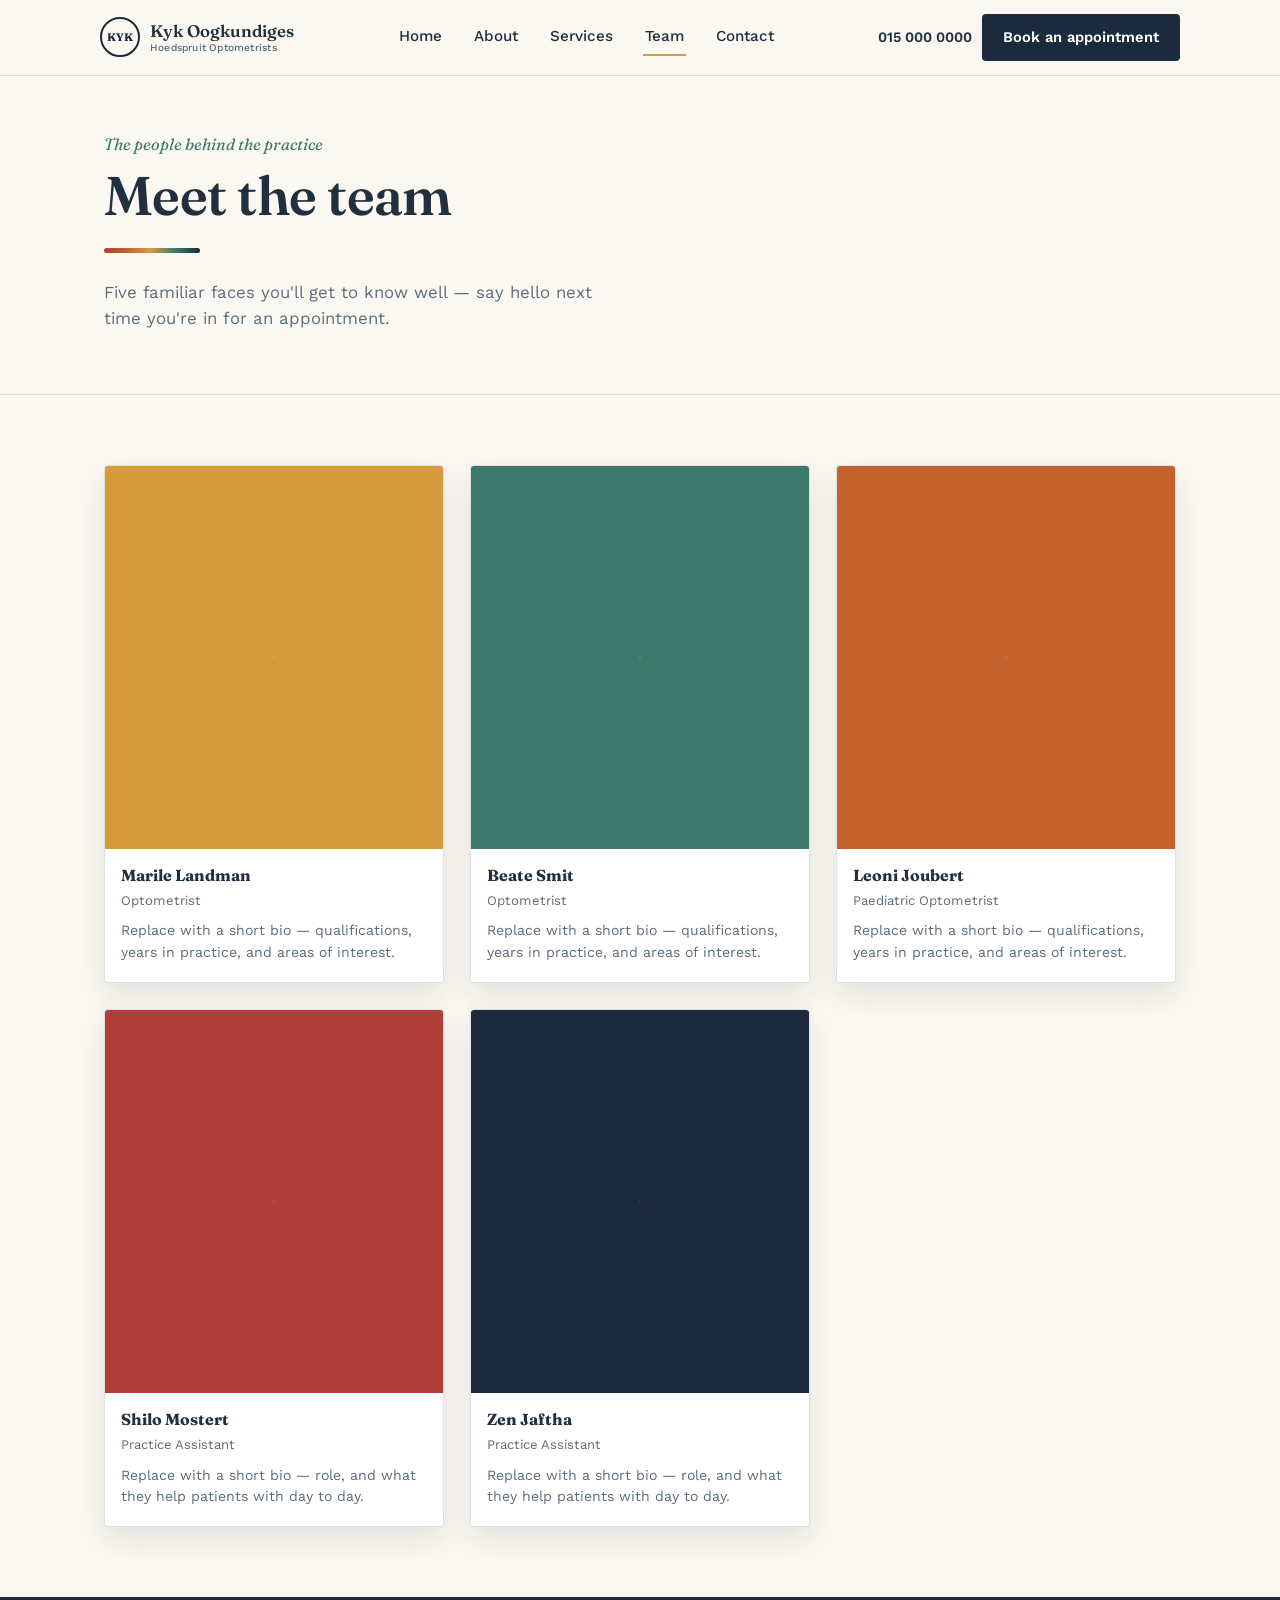
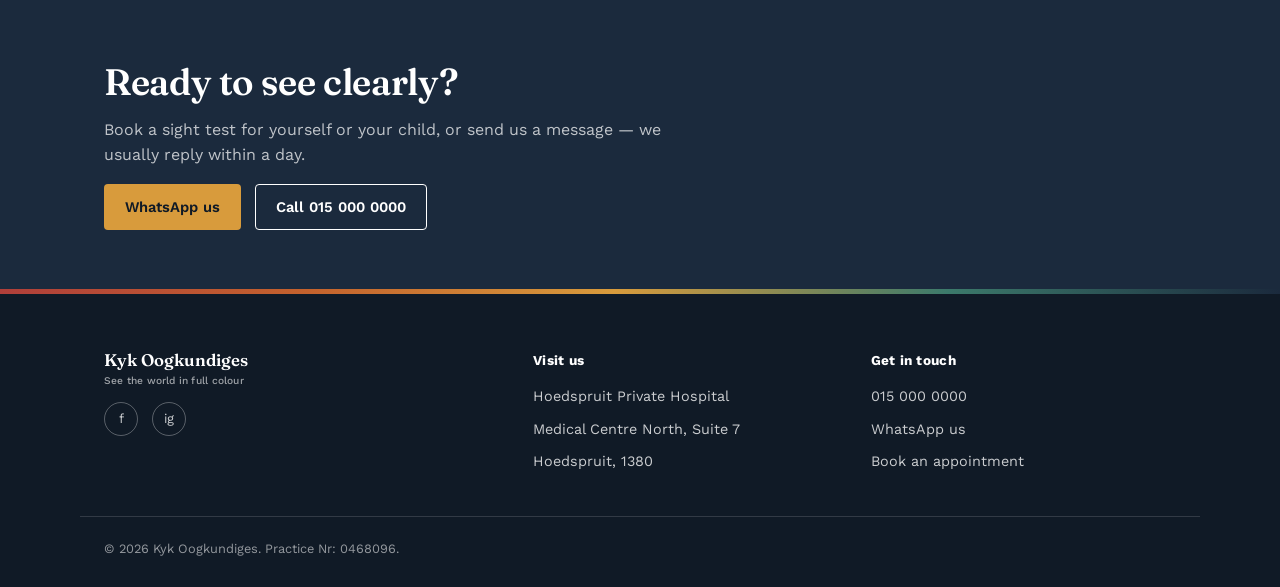
<file: team.html>
<!DOCTYPE html>
<html lang="en">
<head>
<meta charset="UTF-8">
<meta name="viewport" content="width=device-width, initial-scale=1.0">
<title>Our Team — Kyk Oogkundiges</title>
<meta name="description" content="Meet the optometrists and practice assistants at Kyk Oogkundiges in Hoedspruit.">
<link rel="icon" href="data:image/svg+xml,<svg xmlns=%22http://www.w3.org/2000/svg%22 viewBox=%220 0 100 100%22><text y=%22.9em%22 font-size=%2290%22>👓</text></svg>">
<link rel="preconnect" href="https://fonts.googleapis.com">
<link rel="preconnect" href="https://fonts.gstatic.com" crossorigin>
<link href="https://fonts.googleapis.com/css2?family=Fraunces:opsz,wght@9..144,400;9..144,500;9..144,600;9..144,700&family=Work+Sans:wght@400;500;600;700&display=swap" rel="stylesheet">
<link rel="stylesheet" href="assets/css/styles.css">
</head>
<body>

<header>
  <div class="nav-row">
    <a class="brand" href="index.html">
      <span class="brand-mark">KYK</span>
      <span class="brand-text">Kyk Oogkundiges<span>Hoedspruit Optometrists</span></span>
    </a>
    <nav class="links">
      <a href="index.html">Home</a>
      <a href="about.html">About</a>
      <a href="services.html">Services</a>
      <a href="team.html" class="active">Team</a>
      <a href="contact.html">Contact</a>
    </nav>
    <div class="header-actions">
      <a class="phone-link" href="tel:+27000000000">015 000 0000</a>
      <a class="btn btn-primary" href="contact.html">Book an appointment</a>
      <button class="menu-toggle" aria-label="Open menu" aria-expanded="false" id="menuToggle">
        <span></span><span></span><span></span>
      </button>
    </div>
  </div>
  <div class="mobile-panel" id="mobilePanel">
    <a class="btn btn-primary" href="contact.html">Book an appointment</a>
    <a href="index.html">Home</a>
    <a href="about.html">About</a>
    <a href="services.html">Services</a>
    <a href="team.html">Team</a>
    <a href="contact.html">Contact</a>
  </div>
</header>

<main>

  <section class="page-hero">
    <div class="wrap">
      <div class="kicker">The people behind the practice</div>
      <h1>Meet the team</h1>
      <div class="spectrum-bar" role="presentation"></div>
      <p>Five familiar faces you'll get to know well — say hello next time you're in for an appointment.</p>
    </div>
  </section>

  <section>
    <div class="wrap">
      <div class="team-grid">
        <div class="team-card">
          <img src="assets/img/team-marile.svg" alt="Marile Landman">
          <div class="team-info">
            <b>Marile Landman</b><span>Optometrist</span>
            <p>Replace with a short bio — qualifications, years in practice, and areas of interest.</p>
          </div>
        </div>
        <div class="team-card">
          <img src="assets/img/team-beate.svg" alt="Beate Smit">
          <div class="team-info">
            <b>Beate Smit</b><span>Optometrist</span>
            <p>Replace with a short bio — qualifications, years in practice, and areas of interest.</p>
          </div>
        </div>
        <div class="team-card">
          <img src="assets/img/team-leoni.svg" alt="Leoni Joubert">
          <div class="team-info">
            <b>Leoni Joubert</b><span>Paediatric Optometrist</span>
            <p>Replace with a short bio — qualifications, years in practice, and areas of interest.</p>
          </div>
        </div>
        <div class="team-card">
          <img src="assets/img/team-shilo.svg" alt="Shilo Mostert">
          <div class="team-info">
            <b>Shilo Mostert</b><span>Practice Assistant</span>
            <p>Replace with a short bio — role, and what they help patients with day to day.</p>
          </div>
        </div>
        <div class="team-card">
          <img src="assets/img/team-zen.svg" alt="Zen Jaftha">
          <div class="team-info">
            <b>Zen Jaftha</b><span>Practice Assistant</span>
            <p>Replace with a short bio — role, and what they help patients with day to day.</p>
          </div>
        </div>
      </div>
    </div>
  </section>

  <section class="cta-band">
    <div class="wrap">
      <h2>Ready to see clearly?</h2>
      <p>Book a sight test for yourself or your child, or send us a message — we usually reply within a day.</p>
      <div class="hero-cta">
        <a class="btn btn-primary" href="https://wa.me/27000000000" target="_blank" rel="noopener">WhatsApp us</a>
        <a class="btn btn-outline" href="tel:+27000000000">Call 015 000 0000</a>
      </div>
    </div>
  </section>

</main>

<footer>
  <div class="wrap foot-grid">
    <div>
      <span class="brand-text">Kyk Oogkundiges<span>See the world in full colour</span></span>
      <div class="social-row">
        <a href="#" aria-label="Facebook">f</a>
        <a href="#" aria-label="Instagram">ig</a>
      </div>
    </div>
    <div>
      <h4>Visit us</h4>
      <ul class="foot-links">
        <li>Hoedspruit Private Hospital</li>
        <li>Medical Centre North, Suite 7</li>
        <li>Hoedspruit, 1380</li>
      </ul>
    </div>
    <div>
      <h4>Get in touch</h4>
      <ul class="foot-links">
        <li><a href="tel:+27000000000">015 000 0000</a></li>
        <li><a href="https://wa.me/27000000000">WhatsApp us</a></li>
        <li><a href="contact.html">Book an appointment</a></li>
      </ul>
    </div>
  </div>
  <div class="wrap foot-bottom">
    <span>© 2026 Kyk Oogkundiges. Practice Nr: 0468096.</span>
  </div>
</footer>

<script src="assets/js/main.js"></script>
</body>
</html>
</file>
<file: assets/css/styles.css>
/* ==========================================================
   Kyk Oogkundiges — shared stylesheet
   Design tokens + components used across every page
   ========================================================== */

:root{
  --navy:#1B2A3D;
  --navy-deep:#101A26;
  --paper:#FBF8F2;
  --paper-dim:#F1EBDD;
  --card:#FFFFFF;
  --ink:#20303F;
  --ink-soft:#5B6C7A;
  --gold:#D89B3C;
  --clay:#C4622D;
  --sage:#3C7A6B;
  --brick:#B03F3A;
  --line:rgba(27,42,61,.14);
  --spectrum: linear-gradient(90deg, var(--brick) 0%, var(--clay) 24%, var(--gold) 48%, var(--sage) 74%, var(--navy) 100%);
  --radius: 4px;
  --serif: "Fraunces", Georgia, serif;
  --sans: "Work Sans", -apple-system, BlinkMacSystemFont, "Segoe UI", sans-serif;
  --shadow: 0 12px 30px rgba(16,26,38,.10);
}

@media (prefers-color-scheme: dark){
  :root:not([data-theme="light"]){
    --paper:#141B23;
    --paper-dim:#0F151C;
    --card:#1B2530;
    --ink:#ECE7DC;
    --ink-soft:#AEB9C2;
    --line:rgba(236,231,220,.14);
    --shadow: 0 12px 30px rgba(0,0,0,.35);
  }
}
:root[data-theme="dark"]{
  --paper:#141B23;
  --paper-dim:#0F151C;
  --card:#1B2530;
  --ink:#ECE7DC;
  --ink-soft:#AEB9C2;
  --line:rgba(236,231,220,.14);
  --shadow: 0 12px 30px rgba(0,0,0,.35);
}

*{box-sizing:border-box;}
html{scroll-behavior:smooth;}
/* Safety net: nothing on this site should ever cause sideways scroll */
html, body{
  max-width:100%;
  overflow-x:hidden;
}
body{
  margin:0;
  background:var(--paper);
  color:var(--ink);
  font-family:var(--sans);
  line-height:1.55;
  -webkit-font-smoothing:antialiased;
}
img{max-width:100%;display:block;}
a{color:inherit;}
.wrap{max-width:1120px;margin:0 auto;padding:0 24px;}
h1,h2,h3{font-family:var(--serif);color:var(--ink);margin:0 0 .4em;font-weight:600;letter-spacing:-.01em;}
h1{font-size:clamp(2.1rem,5vw,3.4rem);line-height:1.08;}
h2{font-size:clamp(1.7rem,3.2vw,2.3rem);line-height:1.14;}
h3{font-size:1.2rem;margin-bottom:.3em;}
p{margin:0 0 1em;color:var(--ink-soft);max-width:60ch;}
:focus-visible{outline:3px solid var(--sage);outline-offset:2px;}
@media (prefers-reduced-motion: reduce){
  html{scroll-behavior:auto;}
  *{animation-duration:.001ms !important; transition-duration:.001ms !important;}
}

/* ---------- Header ----------
   Fix: previously the "Book an appointment" button sat in the header
   on every screen size, alongside the hamburger. On narrow phones the
   button + hamburger + logo together were wider than the viewport,
   which pushed the whole page into horizontal scroll — so the
   hamburger was only reachable by swiping sideways. The header row
   itself never overflows now: every child is allowed to shrink
   (min-width:0) and the primary CTA button is hidden from the header
   below 560px, where it's redundant anyway since it's the first item
   in the dropdown panel. Hamburger + logo always stay on-screen. */
header{position:sticky;top:0;z-index:50;background:var(--paper);border-bottom:1px solid var(--line);}
.nav-row{
  display:flex;align-items:center;justify-content:space-between;gap:12px;
  padding:14px 20px;max-width:1120px;margin:0 auto;
  width:100%;
}
.brand{display:flex;align-items:center;gap:10px;text-decoration:none;min-width:0;flex-shrink:1;}
.brand-mark{width:40px;height:40px;border-radius:50%;border:2px solid var(--navy);display:flex;align-items:center;justify-content:center;font-family:var(--serif);font-weight:700;font-size:.68rem;color:var(--navy);flex-shrink:0;}
@media (prefers-color-scheme:dark){ .brand-mark{border-color:var(--ink);color:var(--ink);} }
:root[data-theme="dark"] .brand-mark{border-color:var(--ink);color:var(--ink);}
.brand-text{font-family:var(--serif);font-weight:600;font-size:1.05rem;line-height:1.1;color:var(--ink);min-width:0;white-space:nowrap;overflow:hidden;text-overflow:ellipsis;}
.brand-text span{display:block;font-family:var(--sans);font-weight:500;font-size:.64rem;color:var(--ink-soft);letter-spacing:.02em;margin-top:2px;white-space:nowrap;overflow:hidden;text-overflow:ellipsis;}
nav.links{display:none;gap:28px;align-items:center;font-size:.95rem;font-weight:500;flex-shrink:0;}
nav.links a{text-decoration:none;color:var(--ink);padding:6px 2px;border-bottom:2px solid transparent;}
nav.links a:hover, nav.links a.active{border-bottom-color:var(--gold);}
.header-actions{display:flex;align-items:center;gap:10px;flex-shrink:0;}
.phone-link{display:none;font-size:.9rem;font-weight:600;text-decoration:none;color:var(--ink);white-space:nowrap;}
.btn{display:inline-flex;align-items:center;justify-content:center;gap:8px;padding:11px 20px;border-radius:var(--radius);font-weight:600;font-size:.92rem;text-decoration:none;cursor:pointer;border:1.5px solid transparent;white-space:nowrap;}
.btn-primary{background:var(--navy);color:#fff;}
.btn-primary:hover{background:var(--navy-deep);}
.btn-outline{background:transparent;border-color:var(--ink);color:var(--ink);}
.btn-outline:hover{background:var(--ink);color:var(--paper);}
/* The header's own "Book an appointment" button — hidden below 560px.
   It still lives as the first, full-width item in the mobile dropdown,
   so the action is never more than one tap away. */
.header-actions > .btn-primary{display:none;}
.menu-toggle{display:flex;flex-shrink:0;background:none;border:1.5px solid var(--line);border-radius:var(--radius);padding:9px 11px;cursor:pointer;}
.menu-toggle span{display:block;width:20px;height:2px;background:var(--ink);margin:4px 0;}
.mobile-panel{display:none;flex-direction:column;gap:2px;padding:8px 20px 18px;border-top:1px solid var(--line);width:100%;}
.mobile-panel.open{display:flex;}
.mobile-panel a{padding:12px 4px;text-decoration:none;color:var(--ink);font-weight:500;border-bottom:1px solid var(--line);}
/* .btn already sets its own colors (white-on-navy for primary); the rule
   above is for plain nav links, so re-assert it here at matching
   specificity or the plain-link color wins and the button text
   disappears against its own background. */
.mobile-panel a.btn{border-bottom:none;padding:11px 20px;}
.mobile-panel a.btn-primary{color:#fff;}
.mobile-panel a.btn-outline{color:var(--ink);}
.mobile-panel .btn{margin-top:4px;margin-bottom:14px;width:100%;}

@media (min-width:560px){
  .header-actions > .btn-primary{display:inline-flex;}
}
@media (min-width:880px){
  nav.links{display:flex;}
  .phone-link{display:inline;}
  .menu-toggle{display:none;}
  .mobile-panel{display:none !important;}
}

/* ---------- Hero (home) ---------- */
.hero{padding:56px 0 0;}
.hero-grid{display:grid;gap:40px;align-items:center;}
.hero-copy .kicker{font-family:var(--serif);font-style:italic;color:var(--sage);font-size:1.05rem;margin-bottom:14px;}
.spectrum-bar{height:5px;width:96px;border-radius:3px;background:var(--spectrum);margin:22px 0 26px;}
.hero-copy p.lead{font-size:1.08rem;max-width:46ch;}
.hero-cta{display:flex;flex-wrap:wrap;gap:14px;margin-top:8px;}
.hero-loc{margin-top:26px;font-size:.9rem;color:var(--ink-soft);display:flex;gap:8px;align-items:flex-start;}
.hero-img-wrap{position:relative;}
.hero-img-wrap img{border-radius:var(--radius);width:100%;aspect-ratio:4/5;object-fit:cover;}
.hero-img-tag{position:absolute;left:-14px;bottom:-14px;background:var(--card);padding:14px 18px;border-radius:var(--radius);box-shadow:var(--shadow);max-width:220px;font-size:.85rem;border-top:4px solid transparent;border-image:var(--spectrum) 1;}
.hero-img-tag strong{display:block;font-family:var(--serif);font-size:1.1rem;color:var(--ink);}
@media (min-width:860px){.hero-grid{grid-template-columns:1.05fr .95fr;}}

/* ---------- Page header (inner pages) ---------- */
.page-hero{padding:56px 0 46px;border-bottom:1px solid var(--line);}
.page-hero .kicker{font-family:var(--serif);font-style:italic;color:var(--sage);font-size:1.02rem;margin-bottom:10px;}
.page-hero p{font-size:1.05rem;max-width:52ch;}

/* ---------- About strip ---------- */
.about{padding:76px 0;}
.about-grid{display:grid;gap:36px;}
.stat-row{display:flex;flex-wrap:wrap;gap:0;border-top:1px solid var(--line);margin-top:30px;}
.stat{flex:1 1 140px;padding:20px 20px 20px 0;border-bottom:1px solid var(--line);}
.stat b{display:block;font-family:var(--serif);font-size:1.6rem;color:var(--ink);}
.stat span{font-size:.82rem;color:var(--ink-soft);}
@media (min-width:860px){.about-grid{grid-template-columns:1fr 1fr;gap:60px;}}

/* ---------- Section shell ---------- */
section{padding:70px 0;}
.section-head{max-width:56ch;margin-bottom:38px;}
.section-head p{margin-bottom:0;}
.bg-dim{background:var(--paper-dim);}

/* ---------- Services (lens-tag cards) ---------- */
.service-grid{display:grid;gap:22px;grid-template-columns:1fr;}
@media (min-width:640px){.service-grid{grid-template-columns:1fr 1fr;}}
@media (min-width:980px){.service-grid{grid-template-columns:repeat(4,1fr);}}
.service-grid.wide{grid-template-columns:1fr;}
@media (min-width:640px){.service-grid.wide{grid-template-columns:1fr 1fr;}}
.service-card{background:var(--card);border:1px solid var(--line);border-radius:var(--radius);padding:26px 22px 22px;position:relative;box-shadow:var(--shadow);}
.service-card::before{content:"";position:absolute;top:18px;right:18px;width:10px;height:10px;border-radius:50%;border:1.5px solid var(--line);}
.service-card h3{font-size:1.05rem;padding-right:20px;}
.service-card p{font-size:.92rem;margin-bottom:.6em;}
.service-card ul{margin:0;padding-left:18px;color:var(--ink-soft);font-size:.87rem;}
.service-card li{margin-bottom:4px;}
.service-card a.more{display:inline-block;margin-top:10px;font-size:.85rem;font-weight:600;color:var(--sage);text-decoration:none;border-bottom:1px solid var(--sage);}

/* ---------- Process steps (legitimate sequence) ---------- */
.steps{display:grid;gap:24px;grid-template-columns:1fr;counter-reset:step;}
@media (min-width:760px){.steps{grid-template-columns:repeat(3,1fr);}}
.step{border-top:2px solid var(--line);padding-top:16px;position:relative;}
.step .num{font-family:var(--serif);font-size:1.6rem;color:var(--gold);display:block;margin-bottom:6px;}

/* ---------- Team ---------- */
.team-scroll{display:flex;gap:20px;overflow-x:auto;padding-bottom:10px;scroll-snap-type:x mandatory;}
.team-card{flex:0 0 200px;scroll-snap-align:start;background:var(--card);border:1px solid var(--line);border-radius:var(--radius);overflow:hidden;box-shadow:var(--shadow);}
.team-card img{width:100%;aspect-ratio:3/3.4;object-fit:cover;}
.team-info{padding:14px 16px 18px;}
.team-info b{font-family:var(--serif);font-size:1rem;display:block;}
.team-info span{font-size:.82rem;color:var(--ink-soft);}

.team-grid{display:grid;gap:26px;grid-template-columns:1fr;}
@media (min-width:640px){.team-grid{grid-template-columns:1fr 1fr;}}
@media (min-width:980px){.team-grid{grid-template-columns:repeat(3,1fr);}}
.team-grid .team-card{flex:none;}
.team-grid .team-info p{font-size:.88rem;margin-top:8px;margin-bottom:0;}

/* ---------- Trust / testimonial ---------- */
.trust{display:grid;gap:36px;}
.quote{font-family:var(--serif);font-size:1.4rem;line-height:1.4;color:var(--ink);font-weight:500;max-width:34ch;}
.quote-attr{margin-top:14px;font-size:.85rem;color:var(--ink-soft);font-family:var(--sans);}
.badges{display:flex;flex-wrap:wrap;gap:14px;align-items:center;}
.badge{border:1px solid var(--line);border-radius:var(--radius);padding:10px 16px;font-size:.85rem;color:var(--ink-soft);}
@media (min-width:860px){.trust{grid-template-columns:1fr 1fr;align-items:center;}}

/* ---------- CTA band ---------- */
.cta-band{background:var(--navy);color:#fff;padding:64px 0;text-align:left;position:relative;overflow:hidden;}
.cta-band::after{content:"";position:absolute;left:0;right:0;bottom:0;height:5px;background:var(--spectrum);}
.cta-band h2{color:#fff;}
.cta-band p{color:rgba(255,255,255,.72);}
.cta-band .hero-cta{margin-top:10px;}
.cta-band .btn-outline{border-color:#fff;color:#fff;}
.cta-band .btn-outline:hover{background:#fff;color:var(--navy);}
.cta-band .btn-primary{background:var(--gold);color:var(--navy-deep);}
.cta-band .btn-primary:hover{background:#e7b562;}

/* ---------- Contact form ---------- */
.contact-grid{display:grid;gap:44px;grid-template-columns:1fr;}
@media (min-width:900px){.contact-grid{grid-template-columns:1fr 1fr;}}
.form-field{margin-bottom:18px;}
.form-field label{display:block;font-size:.85rem;font-weight:600;margin-bottom:6px;}
.form-field .req{color:var(--brick);}
.form-field input, .form-field textarea{
  width:100%;padding:12px 14px;border:1.5px solid var(--line);border-radius:var(--radius);
  background:var(--card);color:var(--ink);font-family:var(--sans);font-size:.95rem;
}
.form-field textarea{resize:vertical;min-height:130px;}
.form-field input:focus, .form-field textarea:focus{outline:3px solid var(--sage);outline-offset:1px;border-color:var(--sage);}
.info-list{list-style:none;padding:0;margin:0 0 28px;}
.info-list li{display:flex;gap:12px;padding:14px 0;border-bottom:1px solid var(--line);font-size:.95rem;}
.info-list li b{display:block;font-family:var(--sans);}
.map-frame{border:1px solid var(--line);border-radius:var(--radius);aspect-ratio:16/10;background:var(--paper-dim);display:flex;align-items:center;justify-content:center;color:var(--ink-soft);font-size:.85rem;text-align:center;padding:20px;}
.map-frame iframe{width:100%;height:100%;border:0;border-radius:var(--radius);}

/* ---------- Footer ---------- */
footer{background:var(--navy-deep);color:rgba(255,255,255,.78);padding:56px 0 28px;font-size:.9rem;}
.foot-grid{display:grid;gap:32px;grid-template-columns:1fr;}
@media (min-width:760px){.foot-grid{grid-template-columns:1.3fr 1fr 1fr;}}
footer h4{color:#fff;font-family:var(--sans);font-size:.85rem;letter-spacing:.02em;margin:0 0 14px;}
footer a{color:rgba(255,255,255,.78);text-decoration:none;}
footer a:hover{color:#fff;}
footer .foot-links{list-style:none;padding:0;margin:0;display:flex;flex-direction:column;gap:10px;}
footer .brand-text{color:#fff;}
footer .brand-text span{color:rgba(255,255,255,.6);}
.foot-bottom{margin-top:44px;padding-top:22px;border-top:1px solid rgba(255,255,255,.14);display:flex;flex-wrap:wrap;gap:12px;justify-content:space-between;font-size:.8rem;color:rgba(255,255,255,.55);}
.social-row{display:flex;gap:14px;margin-top:16px;}
.social-row a{width:34px;height:34px;border:1px solid rgba(255,255,255,.3);border-radius:50%;display:flex;align-items:center;justify-content:center;font-size:.82rem;}
</file>
